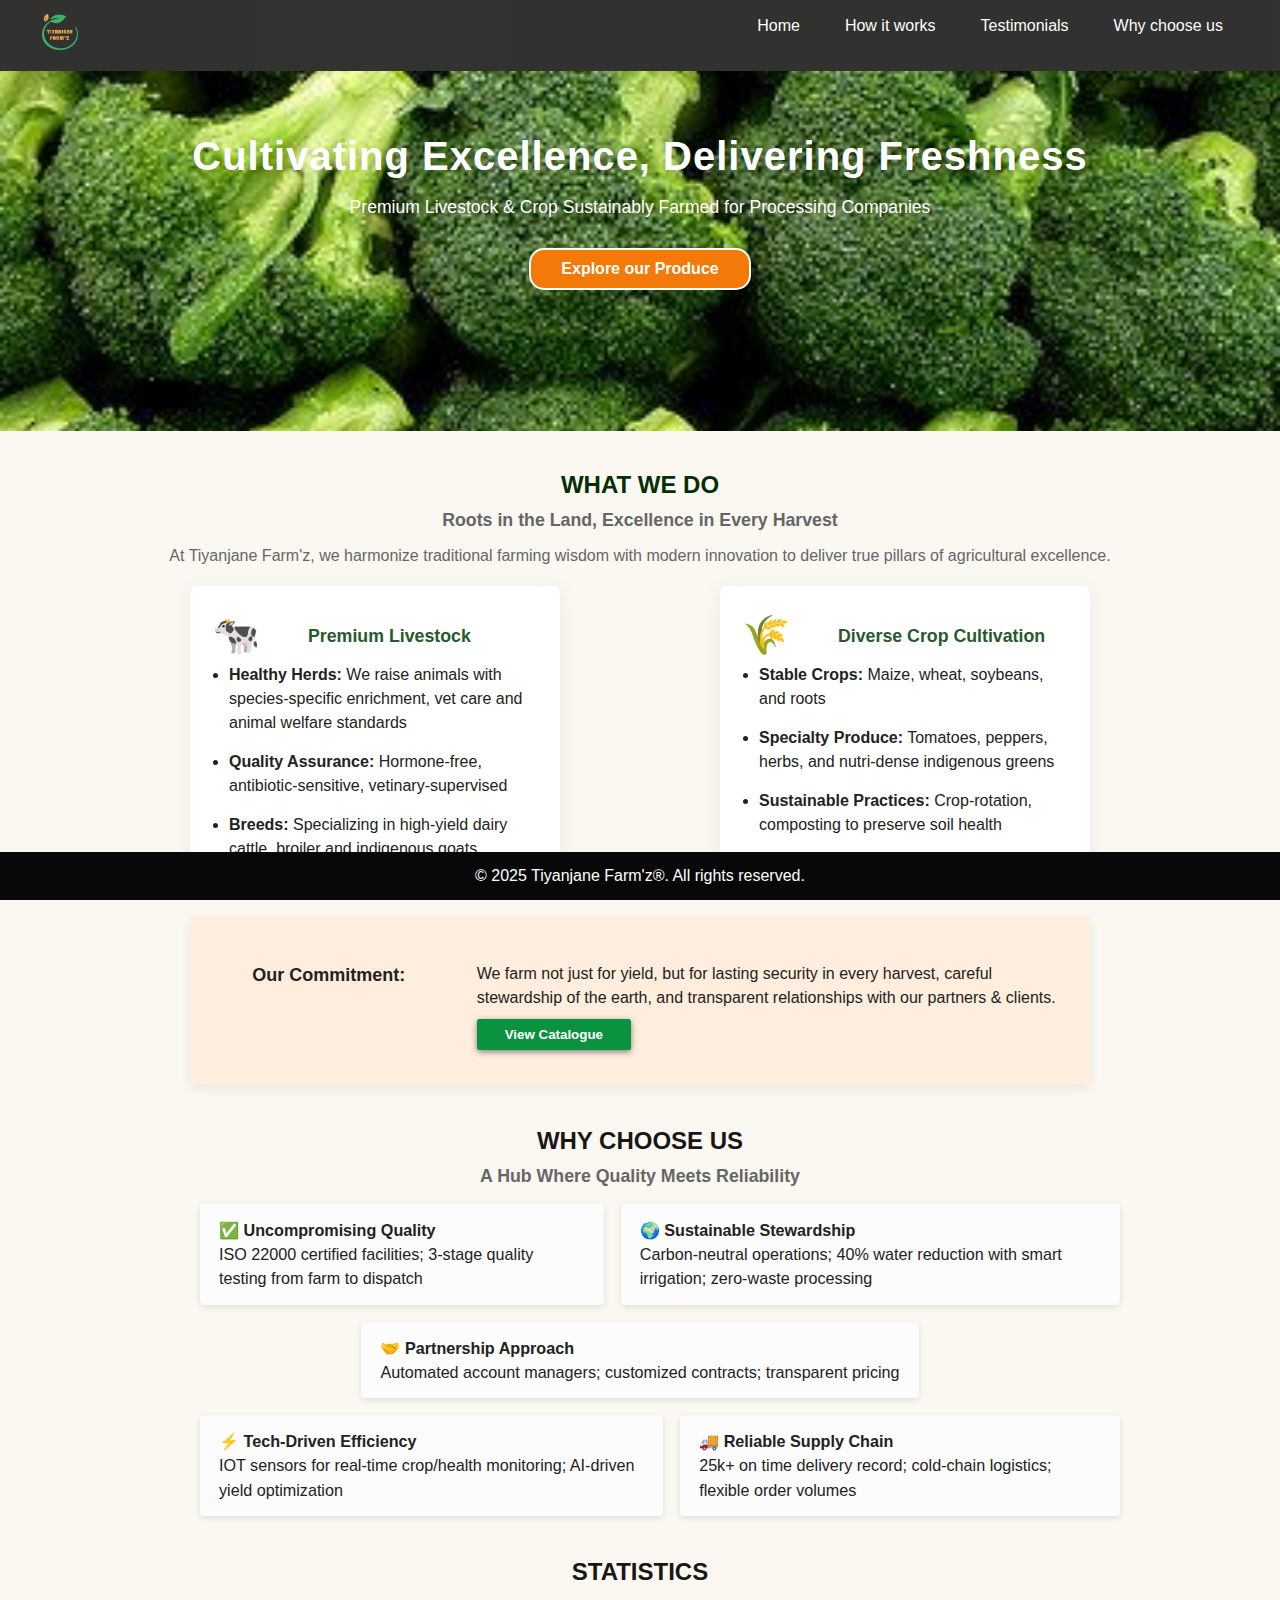
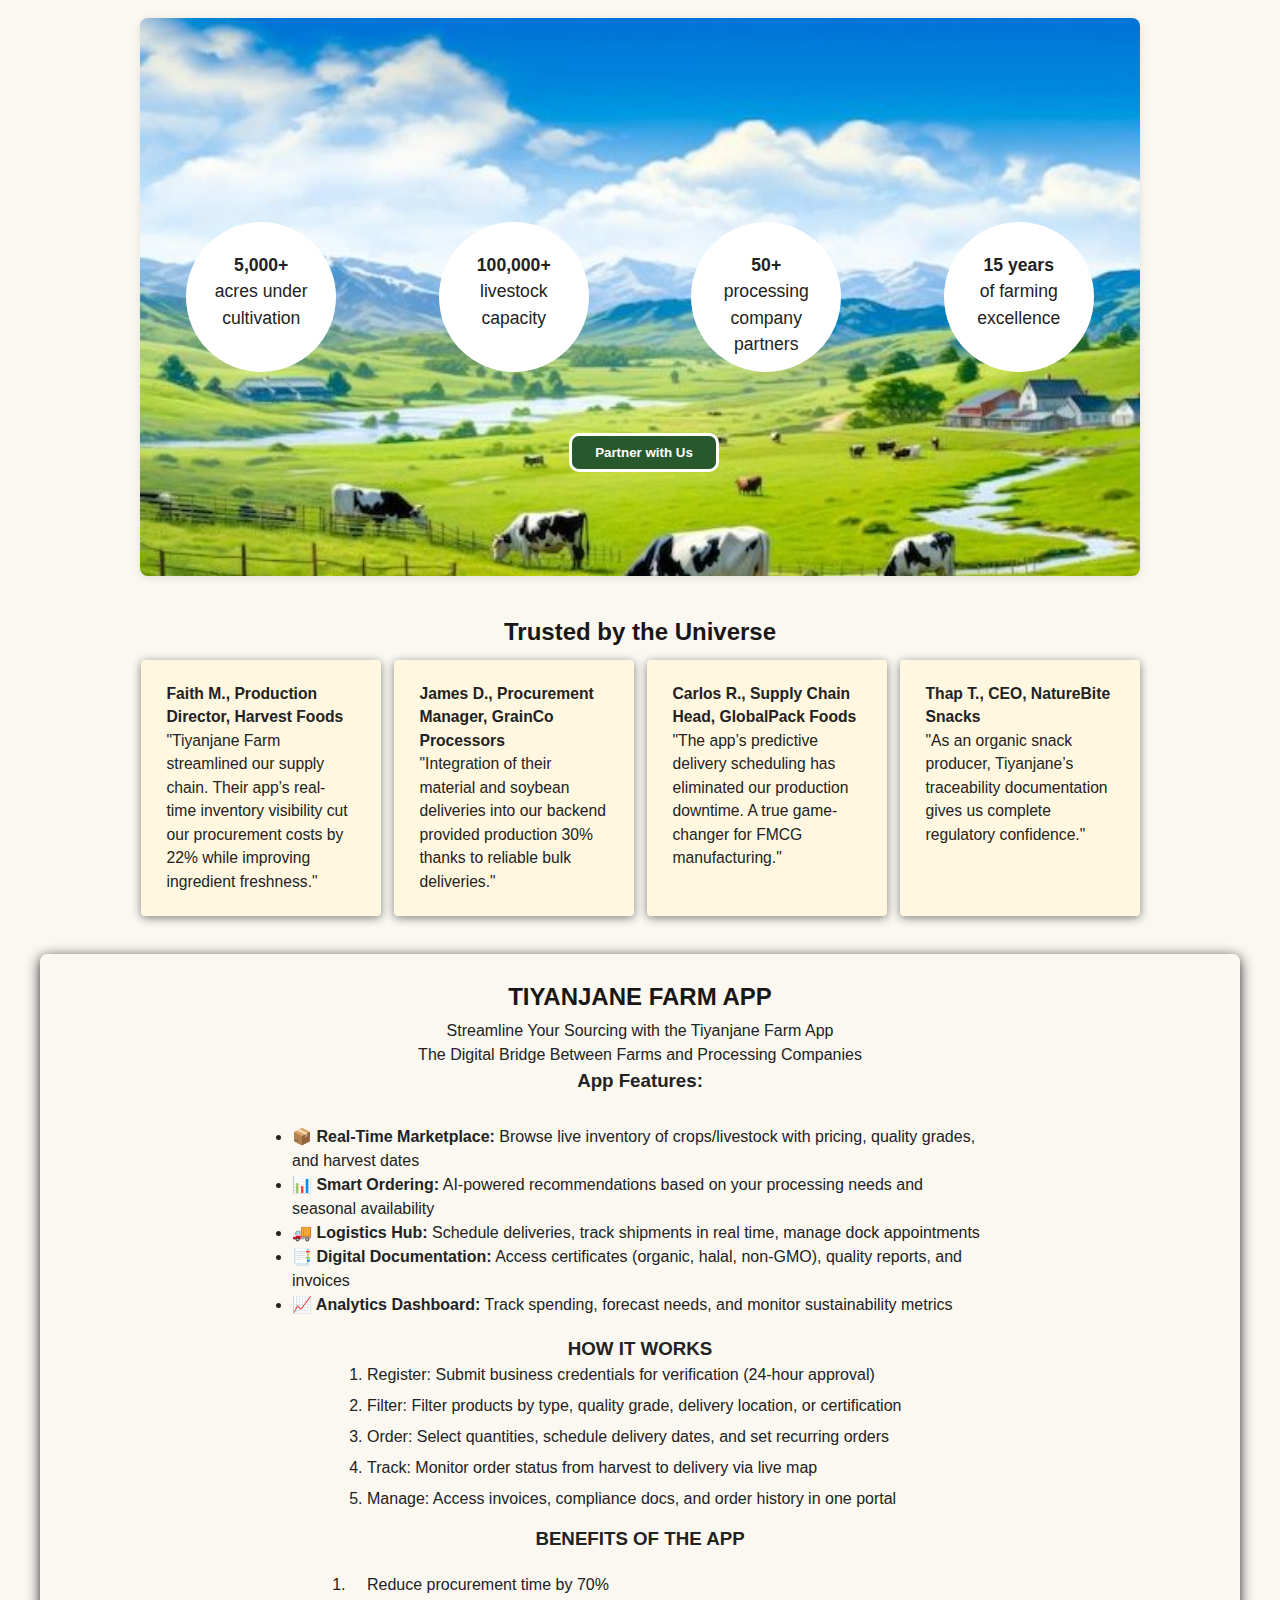
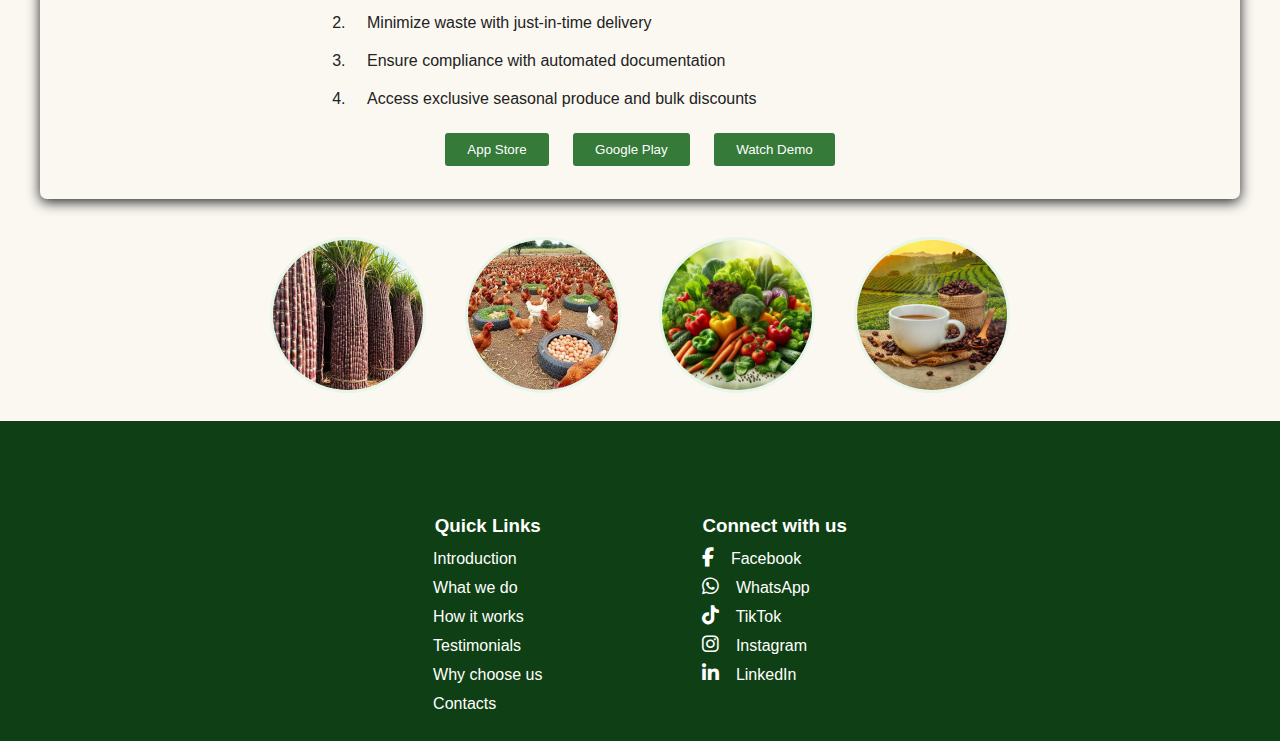
<file: index.html>
<!DOCTYPE html>
<html lang="en">
<head>
  <meta charset="UTF-8">
  <title>Tiyanjane Farm</title>
  <meta name="viewport" content="width=device-width, initial-scale=1.0">
  <link rel="stylesheet" href="style.css">
  <link rel="stylesheet" href="https://cdnjs.cloudflare.com/ajax/libs/font-awesome/6.4.0/css/all.min.css" />

</head>
<body>
    <div class="navbar">
  <div class="logo">
    <img src="images/image 1409.png" alt="Tiyanjane Farm Logo">
  </div>
  <nav id="nav-links" class="nav-links">
  <a href="#main-header">Home</a>
  <a href="#how-it-works">How it works</a> 
  <a href="#testimonials">Testimonials</a>
  <a href="#why-choose-us">Why choose us</a>
</nav>

  <button id="menu-toggle" class="menu-toggle" aria-label="Toggle menu">
    &#9776; 
  </button>
</div>

  <header id="main-header">
    <div class="hero">
      <h1>Cultivating Excellence, Delivering Freshness</h1>
      <p>Premium Livestock & Crop Sustainably Farmed for Processing Companies</p>
      <button id="explore-btn" onclick="window.location='signup.html'">Explore our Produce</button>
    </div>
  </header>

  <main>
    <section class="what-we-do" id="what-we-do">
      <h2 style="color: rgb(4, 46, 4);">WHAT WE DO</h2>
      <h3>Roots in the Land, Excellence in Every Harvest</h3>
      <p class="desc">At Tiyanjane Farm'z, we harmonize traditional farming wisdom with modern innovation to deliver true pillars of agricultural excellence.</p>
      <div class="features">
        <div class="feature-card">
          <span class="icon">🐄</span>
          <h4>Premium Livestock</h4>
          <ul>
            <li><strong>Healthy Herds:</strong> We raise animals with species-specific enrichment, vet care and animal welfare standards</li>
            <li><strong>Quality Assurance:</strong> Hormone-free, antibiotic-sensitive, vetinary-supervised</li>
            <li><strong>Breeds:</strong> Specializing in high-yield dairy cattle, broiler and indigenous goats</li>
          </ul>
        </div>
        <div class="feature-card">
          <span class="icon">🌾</span>
          <h4>Diverse Crop Cultivation</h4>
          <ul>
            <li><strong>Stable Crops:</strong> Maize, wheat, soybeans, and roots</li>
            <li><strong>Specialty Produce:</strong> Tomatoes, peppers, herbs, and nutri-dense indigenous greens</li>
            <li><strong>Sustainable Practices:</strong> Crop-rotation, composting to preserve soil health</li>
          </ul>
        </div>
      </div>
      <div class="commitment">
        <div class="commitment-head">
            <h>Our Commitment:</h>
        </div>
        <div class="commitment-text">
           <p>We farm not just for yield, but for lasting security in every harvest, careful stewardship of the earth, and transparent relationships with our partners & clients.</p>
           <button>View Catalogue</button>
        </div>
      </div>
    </section>
    <section class="why-choose-us" id="why-choose-us">
      <h2>WHY CHOOSE US</h2>
      <h3>A Hub Where Quality Meets Reliability</h3>
      <div class="reasons-grid">
        <div class="reasons-grid-one">
            <div class="reason"><strong>✅ Uncompromising Quality</strong><br>ISO 22000 certified facilities; 3-stage quality testing from farm to dispatch</div>
            <div class="reason"><strong>🌍  Sustainable Stewardship</strong><br>Carbon-neutral operations; 40% water reduction with smart irrigation; zero-waste processing</div>
        </div>
            <div class="reason"><strong>🤝 Partnership Approach</strong><br>Automated account managers; customized contracts; transparent pricing</div>
        <div class="reasons-grid-two">
            <div class="reason"><strong>⚡ Tech-Driven Efficiency</strong><br>IOT sensors for real-time crop/health monitoring; AI-driven yield optimization</div>
            <div class="reason"><strong>🚚 Reliable Supply Chain</strong><br>25k+ on time delivery record; cold-chain logistics; flexible order volumes</div>
        </div>
    </div>
    </section>
    <section class="statistics">
      <h2>STATISTICS</h2>
      <div class="stats-row">
        <div>
          <strong>5,000+</strong><br>acres under <br> cultivation
        </div>
        <div>
          <strong>100,000+</strong><br>livestock <br> capacity
        </div>
        <div>
          <strong>50+</strong><br>processing <br> company <br> partners
        </div>
        <div>
          <strong>15 years</strong><br>of farming <br> excellence
        </div>
      </div>
      <div class="statistics-button">
          <button>Partner with Us</button>
        </div>
    </section>
    <section class="testimonials" id="testimonials">
      <h2>Trusted by the Universe</h2>
      <div class="testimonial-row">
        <div class="testimonial-card">
          <strong>Faith M., Production Director, Harvest Foods</strong>
          <p>"Tiyanjane Farm streamlined our supply chain. Their app’s real-time inventory visibility cut our procurement costs by 22% while improving ingredient freshness."</p>
        </div>
        <div class="testimonial-card">
          <strong>James D., Procurement Manager, GrainCo Processors</strong>
          <p>"Integration of their material and soybean deliveries into our backend provided production 30% thanks to reliable bulk deliveries."</p>
        </div>
        <div class="testimonial-card">
          <strong>Carlos R., Supply Chain Head, GlobalPack Foods</strong>
          <p>"The app’s predictive delivery scheduling has eliminated our production downtime. A true game-changer for FMCG manufacturing."</p>
        </div>
        <div class="testimonial-card">
          <strong>Thap T., CEO, NatureBite Snacks</strong>
          <p>"As an organic snack producer, Tiyanjane’s traceability documentation gives us complete regulatory confidence."</p>
        </div>
      </div>
    </section>
    <section class="app-section">
      <h2>TIYANJANE FARM APP </h2>
      <p>Streamline Your Sourcing with the Tiyanjane Farm App<br>The Digital Bridge Between Farms and Processing Companies</p>
      <h3>App Features:</h3>
      <ul class="features-list">
        <li><strong>📦 Real-Time Marketplace:</strong> Browse live inventory of crops/livestock with pricing, quality grades, and harvest dates</li>
        <li><strong>📊 Smart Ordering:</strong> AI-powered recommendations based on your processing needs and seasonal availability</li>
        <li><strong>🚚 Logistics Hub:</strong> Schedule deliveries, track shipments in real time, manage dock appointments</li>
        <li><strong>📑 Digital Documentation:</strong> Access certificates (organic, halal, non-GMO), quality reports, and invoices</li>
        <li><strong>📈 Analytics Dashboard:</strong> Track spending, forecast needs, and monitor sustainability metrics</li>
      </ul>
      <h3>HOW IT WORKS</h3>
      <ol class="how-it-works" id="how-it-works">
        <li>Register: Submit business credentials for verification (24-hour approval)</li>
        <li>Filter: Filter products by type, quality grade, delivery location, or certification</li>
        <li>Order: Select quantities, schedule delivery dates, and set recurring orders</li>
        <li>Track: Monitor order status from harvest to delivery via live map</li>
        <li>Manage: Access invoices, compliance docs, and order history in one portal</li>
      </ol>
      <h3>BENEFITS OF THE APP</h3>
      <ol class="benefits">
        <li>Reduce procurement time by 70%</li>
        <li>Minimize waste with just-in-time delivery</li>
        <li>Ensure compliance with automated documentation</li>
        <li>Access exclusive seasonal produce and bulk discounts</li>
      </ol>
      <div class="app-buttons">
        <button>App Store</button>
        <button>Google Play</button>
        <button>Watch Demo</button>
      </div>
    </section>
    <section class="gallery">
      <img src="images/15c68e9dbe66fad1d748745d78856488.jpg" alt="Gallery 1">
      <img src="images/images.jpeg" alt="Gallery 2">
      <img src="images/c32827c79d12f434de18cdf3dc8cdf89.jpg" alt="Gallery 3">
      <img src="images/c7786e708d059429c0c5a3f5d18dfe5f.jpg" alt="Gallery 4">
    </section>
  </main>

  <footer>
    <img src="images/image 1409.png" id="footer-logo">
    <div class="footer-links">
    <div class="quick-links">
  <h4>Quick Links</h4>
  <ul>
    <li><a href="#main-header">Introduction</a></li>
    <li><a href="#what-we-do">What we do</a></li>
    <li><a href="#how-it-works">How it works</a> </li>
    <li><a href="#testimonials">Testimonials</a></li>
    <li><a href="#why-choose-us">Why choose us</a></li>
    <li><a href="#contacts">Contacts</a></li>
  </ul>
</div>
     <div class="social-links">
  <h4>Connect with us</h4>
  <ul>
    <li><a href="https://www.facebook.com" target="_blank" rel="noopener"><i class="fab fa-facebook-f"></i> Facebook</a></li>
    <li><a href="https://wa.me/1234567890" target="_blank" rel="noopener"><i class="fab fa-whatsapp"></i> WhatsApp</a></li>
    <li><a href="https://www.tiktok.com" target="_blank" rel="noopener"><i class="fab fa-tiktok"></i> TikTok</a></li>
    <li><a href="https://www.instagram.com" target="_blank" rel="noopener"><i class="fab fa-instagram"></i> Instagram</a></li>
    <li><a href="https://www.linkedin.com" target="_blank" rel="noopener"><i class="fab fa-linkedin-in"></i> LinkedIn</a></li>
  </ul>
</div>

    </div>
  </footer>
 <p class="copyright">© 2025 Tiyanjane Farm'z®. All rights reserved.</p>
  <script>

const header = document.getElementById('main-header');
const images = [
  'images/9804db304bacb2578aa62efc9fd273b2.jpg',
  'images/c32827c79d12f434de18cdf3dc8cdf89.jpg',
  'images/a641b025a560e236a2caa471d1557b49.jpg',
  'images/d895858e4b15497a167561541e2dbbe3.jpg',
  'images/c7786e708d059429c0c5a3f5d18dfe5f.jpg',
  'images/dc1f111ee5a76812a2c2e0f125b864e9.jpg'
];

let index = 0;

function changeBackground() {
  header.style.background = `url('${images[index]}') no-repeat center center/cover`;
  index = (index + 1) % images.length;
}

changeBackground();

setInterval(changeBackground, 5000);

  const exploreBtn = document.getElementById('explore-btn');
  const btnColors = [
    { background: '#f37908', color: '#fff' },  
    { background: '#191616', color: '#fddb00' },  
    { background: '#054b0c', color: '#edf7ee' },  
    { background: '#fff', color: '#f37908' }    
  ];

  let colorIndex = 0;

  function changeBtnColor() {
    exploreBtn.style.background = btnColors[colorIndex].background;
    exploreBtn.style.color = btnColors[colorIndex].color;
    colorIndex = (colorIndex + 1) % btnColors.length;
  }

  changeBtnColor();
  setInterval(changeBtnColor, 5000);

  exploreBtn.addEventListener('click', () => {
  exploreBtn.style.background = 'blue';
  exploreBtn.style.color = '#fff';

  // Resume color cycling after 2 seconds
  setTimeout(() => {
    changeBtnColor();
  }, 2000);
});

  
  const menuToggle = document.getElementById('menu-toggle');
  const navLinks = document.getElementById('nav-links');

  menuToggle.addEventListener('click', () => {
    navLinks.classList.toggle('show');
  });

</script>
</body>
</html>
</file>
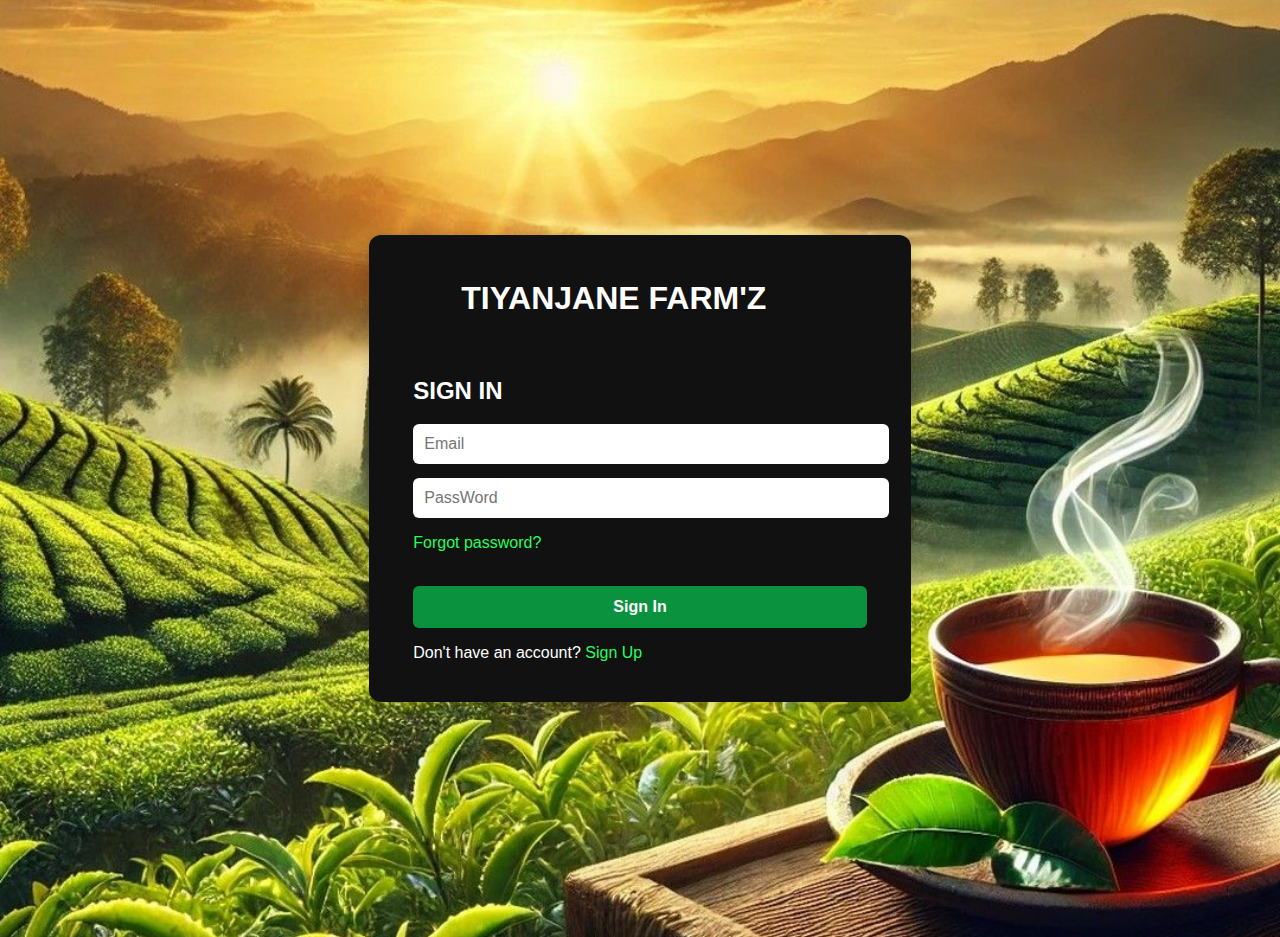
<file: login.html>
<!DOCTYPE html>
<html lang="en">
<head>
  <meta charset="UTF-8">
  <title>Login - Tiyanjane Farm'z</title>
  <meta name="viewport" content="width=device-width, initial-scale=1.0">
  <link rel="stylesheet" href="styles.css">
</head>
<body>
  <div class="auth-container">
    <form id="login-form" action="index.html" method="get">
      <h1>TIYANJANE FARM'Z</h1><br>
      <h2>SIGN IN</h2>
      <input type="email" placeholder="Email" required>
      <input type="password" placeholder="PassWord" required>
      <p><a href="#">Forgot password?</a></p>
      <button type="submit">Sign In</button>
      <p>Don't have an account? <a href="signup.html">Sign Up</a></p>
    </form>
  </div>
</body>
</html>
</file>
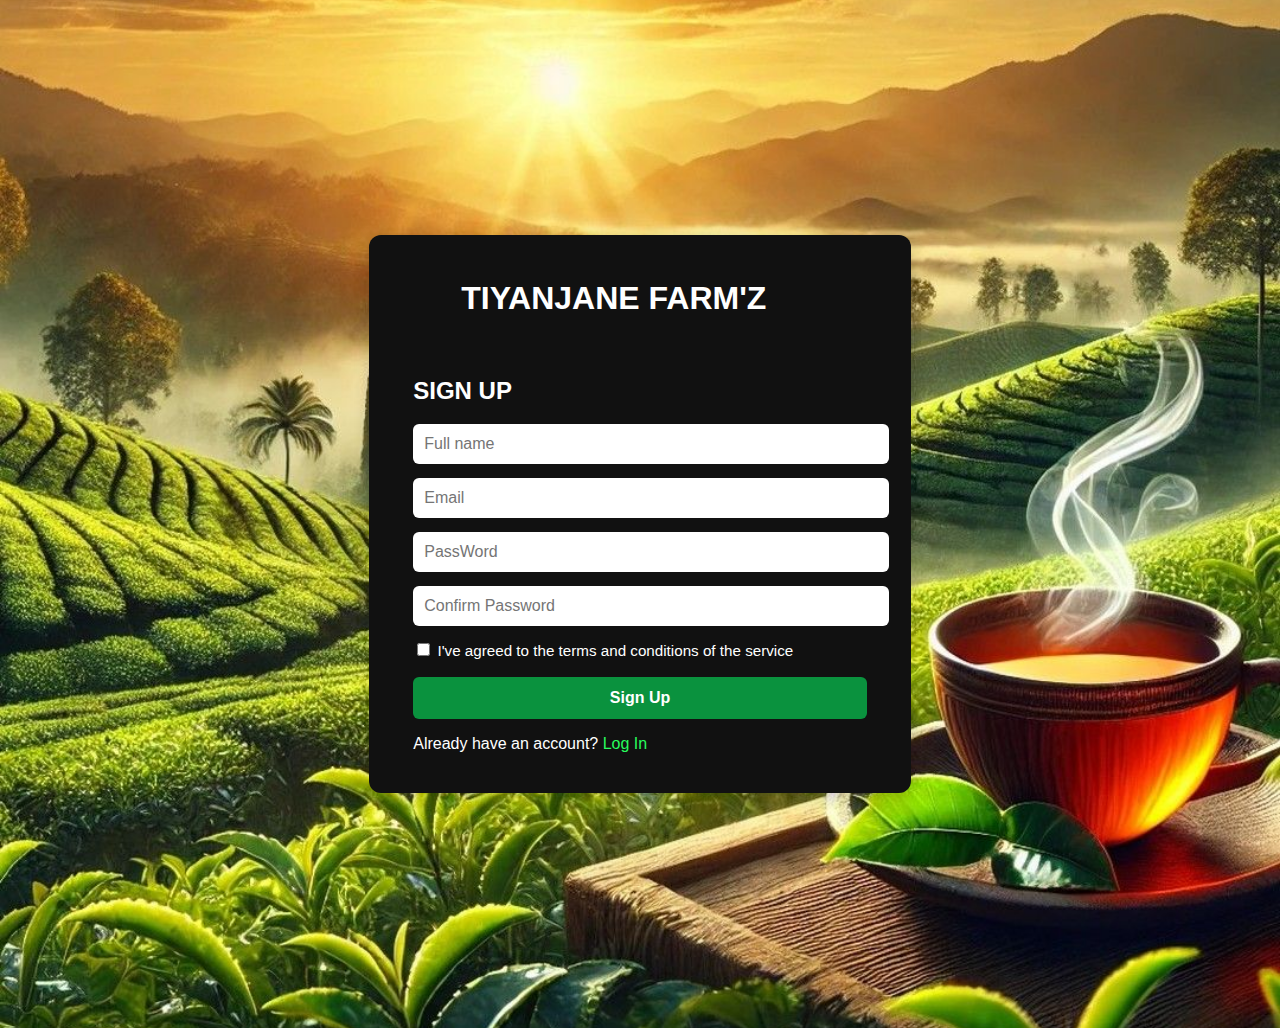
<file: signup.html>
<!DOCTYPE html>
<html lang="en">
<head>
  <meta charset="UTF-8">
  <title>Sign Up - Tiyanjane Farm'z</title>
  <meta name="viewport" content="width=device-width, initial-scale=1.0">
  <link rel="stylesheet" href="styles.css">
</head>
<body>
  <div class="auth-container">
    <form id="signup-form" action="login.html" method="get">
      <h1>TIYANJANE FARM'Z</h1><br>
      <h2>SIGN UP</h2>
      <input type="text" placeholder="Full name" required>
      <input type="email" placeholder="Email" required>
      <input type="password" placeholder="PassWord" required>
      <input type="password" placeholder="Confirm Password" required>
      <label><input type="checkbox" required> I've agreed to the terms and conditions of the service</label>
      <button type="submit">Sign Up</button>
      <p>Already have an account? <a href="login.html">Log In</a></p>
    </form>
  </div>
</body>
</html>
</file>
<file: style.css>
* {
  margin: 0;
  padding: 0;
  box-sizing: border-box;
}
html, body {
  max-width: 100vw;
  overflow-x: hidden;
  font-family: 'Segoe UI', Arial, sans-serif;
  background: #faf8f1;
  color: #222;
  line-height: 1.5;
}
html {
  scroll-behavior: smooth;
}


.navbar {
  display: flex;
  justify-content: space-between; 
  padding: 14px 42px;
  background: black;
  opacity: 0.8;
  position: sticky;
}

.logo img {
  height: 36px;
  width: 36px;
}
#footer-logo{
    height: 56px;
    width: 56px;
    margin-left: -42cm;
}
nav.nav-links {
  display: none;
  flex-direction: column;
  gap: 15px;
  background-color: rgb(8, 8, 8);
  color: white;
  position: relative; 
  top: 56px;
  right: 42px;
  padding: 20px;
  border-radius: 8px;
  width: 180px;
  z-index: 1000;
  box-shadow: 0 4px 12px black;
}

nav.nav-links.show {
  display: flex;
}
nav.nav-links a {
  color: white;
  text-decoration: none;
  font-weight: 500;
  display: block;
  padding: 5px 0;
}
nav.nav-links a:hover {
  color: orange;
}
.menu-toggle {
  display:contents; 
  background: none;
  border: none;
  font-size: 2.5rem;
  color: white;
  cursor: pointer;
  z-index: 1100;
}

@media (min-width: 701px) {
  nav.nav-links {
    display: flex !important;
    position: static;
    flex-direction: row;
    background: none;
    width: auto;
    padding: 0;
    box-shadow: none;
    font-size: 1rem;
  }
  nav.nav-links a {
    padding: 0 15px;
  }
  .menu-toggle {
    display: none;
  }
}

@media (max-width: 700px) {
  .menu-toggle {
    display: block;
  }
}

header {
  color: #fff;
  min-height: 360px;
  display: flex;
  flex-direction: column;
  justify-content: flex-start;
  transition: background-image 0.8s ease-in-out;
}
.hero {
  text-align: center;
  margin: 55px 0 0 0;
}
.hero h1 {
  font-size: 2.5rem;
  font-weight: bold;
  margin-bottom: 8px;
  letter-spacing: 1px;
  text-shadow: 0 2px 10px rgba(0,0,0,0.12);
}
.hero p {
  font-size: 1.1rem;
  margin-bottom: 16px;
  text-shadow: 0 1px 4px rgba(0,0,0,0.08);
}
.hero button {
  padding: 10px 30px;
  background: none;
  font-weight: bold;
  color: orange;
  border: 2px solid white;
  border-radius: 15px;
  margin-top: 12px;
  cursor: pointer;
  font-size: 1rem;
  transition: background 0.5s, color 0.5s;
}
#explore-btn:hover {
  background: #660808;
  color: #edf7ee;
}

main {
  width: 95%;
  max-width: 1200px;
  margin: 0 auto;
  padding-top: 36px;
}
section {
  margin-bottom: 38px;
}
.what-we-do h2,
.why-choose-us h2,
.statistics h2,
.testimonials h2,
.app-section h2 {
  color: #191616;
  font-weight: 700;
  text-align: center;
  margin-bottom: 4px;
}
.what-we-do h3,
.why-choose-us h3 {
  text-align: center;
  color: #666;
  font-size: 1.11rem;
  margin-bottom: 10px;
}
.what-we-do .desc {
  text-align: center;
  color: #666;
  margin-bottom: 18px;
}

.features {
  display: flex;
  gap: 10rem;
  justify-content: center;
  margin-bottom: 28px;
}
.feature-card {
  background: #fff;
  border-radius: 6px;
  box-shadow: 0 3px 18px rgba(104, 97, 97, 0.09);
  flex-basis: 370px;
  padding: 20px 18px 13px 22px;
}
.feature-card .icon {
  font-size: 2.4rem;
  display: block;
}
.feature-card h4 {
  color: #28592d;
  font-size: 1.11rem;
  margin-bottom: 8px;
  position: absolute;
  margin-top: -40px;
  margin-left: 96px;
}
.feature-card ul { list-style: disc; margin-left: 17px; }
.feature-card ul li { margin-bottom: 15px; }

.commitment {
  background: #ffeedd;
  border-radius: 6px;
  padding: 15px;
  margin: 0 auto 2px auto;
  text-align: center;
  max-width: 900px;
  display: flex;
  gap: 4rem;
  box-shadow: 0 3px 13px rgba(0,0,0,0.08);
}
.commitment-head {
  font-weight: bold;
  padding-left: 40px;
  width: 40%;
  padding-top: 30px;
  font-size: large;
}
.commitment-text {
  padding-top: 30px;
  padding-bottom: 20px;
  text-align: left;
}
.commitment button {
  margin-top: 9px;
  background: #0a923e;
  color: #fff;
  border: none;
  padding: 8px 28px;
  border-radius: 2.5px;
  cursor: pointer;
  font-weight: 600;
  box-shadow: 0 2px 6px grey;
}
.commitment button:hover {
  background: orange;
  border-radius: 20px;
}

.why-choose-us .reasons-grid {
  display: flex;
  flex-wrap: wrap;
  gap: 17px;
  justify-content: center;
  margin-top: 14px;
}
.reasons-grid-one, .reasons-grid-two {
  display: flex;
  gap: 17px;
  justify-content: center;
  width: 80%;
  padding-left: 40px;
}
.why-choose-us .reason {
  background: #fcfcfc;
  border-radius: 4px;
  box-shadow: 0 2px 6px rgba(0,0,0,0.11);
  padding: 14px 19px;
  font-size: 1.01rem;
}

.statistics .stats-row {
  display: flex;
  gap: 40px;
  justify-content: space-around;
  align-items: center;
  margin: 28px auto 8px auto;
  max-width: 1000px;
  background-image: url(images/54c0b3b65b9dd459b3558911326a9212.jpg);
  background-repeat: no-repeat;
  background-size: 65rem;
  border-radius: 8px;
  padding: 17% 15px;
  box-shadow: 0 2px 8px rgba(0,0,0,0.10);
}
.statistics .stats-row > div {
  text-align: center;
  padding-top: 30px;
  font-size: 1.1rem;
  min-width: 150px;
  min-height: 150px;
  background-color: white;
  border-radius: 300px;
}
.statistics button {
  background: #28592d;
  color: #fff;
  border: solid white;
  border-radius: 10px;
  padding: 9px 23px;
  font-weight: 600;
  cursor: pointer;
  position: absolute;
  margin-top: -4cm;
  margin-left: 14cm;
}
.statistics button:hover {
  background: green;
}

.testimonials .testimonial-row {
  display: flex;
  gap: 13px;
  flex-wrap: wrap;
  justify-content: center;
}
.testimonial-card {
  background: #fff7df;
  border-radius: 4px;
  box-shadow: 0 2px 10px gray;
  padding: 22px 26px;
  min-width: 240px;
  max-width: 20%;
  font-size: 0.98rem;
  margin-top: 6px;
}

.app-section {
  border-radius: 7px;
  box-shadow: 0 3px 13px;
  padding: 25px 20px;
  text-align: center;
}
.app-section .features-list {
  text-align: left;
  max-width: 60%;
  padding-top: 30px;
  margin: 0 auto 18px auto;
}
.app-section .benefits {
  margin-bottom: 6px;
  justify-content: center;
  padding-top: 20px;
}
.app-section .app-buttons button {
  margin: 8px 10px;
  padding: 9px 22px;
  background: #357a38;
  color: #fff;
  border: none;
  border-radius: 3px;
  font-weight: 500;
  cursor: pointer;
}
.app-section .app-buttons button:hover {
  background: #28592d;
}
.app-section .benefits li,
.app-section .how-it-works {
  text-align: left;
  max-width: 50%;
  margin: 0 auto 14px auto;
  padding-left: 17px;
}
.app-section .how-it-works li {
  margin-bottom: 7px;
}

.gallery {
  display: flex;
  justify-content: space-between;
  gap: 16px;
  max-width: 740px;
  margin: 28px auto;
}
.gallery img {
  background: #fff;
  border-radius: 50%;
  width: 156px;
  height: 156px;
  object-fit: cover;
  border: 3.7px solid #e8f5e9;
}

footer {
  background: #0f3f14;
  color: #fff;
  padding: 28px 0 10px 0;
  text-align: center;
}
.footer-links {
  display: flex;
  justify-content: center;
  gap: 10rem;
  margin-bottom: 10px;
}
.quick-links ul,
.social-links ul {
  list-style: none;
  text-align: left;
  margin: 3px 0;
}
.quick-links li, .social-links li {
  margin-bottom: 5px;
  font-size: 1rem;
}
.quick-links a {
  text-decoration: none;
  color: inherit; 
}

.quick-links a:hover {
  text-decoration: underline;
}

footer h4 {
  font-size: 1.17rem;
  margin-bottom: 7px;
}

.copyright {
  position: fixed;
  bottom: 0;
  width: 100%;
  color: white;
  background-color: #080808;
  padding: 12px 0;
  text-align: center;
  z-index: 1500;
}
.social-links ul {
  list-style: none;
  padding: 0;
  column-gap: 20px;
  row-gap: 20px;
  gap: 15px;
  align-items: center;
}

.social-links li a {
  color: white;
  text-decoration: none;
  font-size: 1rem;
  align-items: center;
  gap: 6px;
}

.social-links li a i {
  font-size: 1.2rem;
  color: #fff;
  margin-right: 12px;
}

.social-links li a:hover i {
  color: orange;
}


@media (max-width: 1000px) {
  .features,
  .statistics .stats-row,
  .testimonials .testimonial-row,
  .gallery {
    flex-direction: column;
    align-items: center;
    gap: 2rem;
  }

  .navbar {
    flex-direction: column;
    padding: 14px 20px;
    gap: 12px;
    position: sticky;
  }

  nav {
    display: flex;
    flex-direction: column;
    gap: 12px;
    width: 100%;
    align-items: center;
  }

  nav a {
    margin-right: 0;
    font-size: 1.15rem;
  }

  header {
    min-height: 240px;
    position: sticky;
  }
  .hero h1 {
    font-size: 1.7rem;
    margin-top: 20px;
  }
  .hero p {
    font-size: 1rem;
  }
  
  .features {
    gap: 2rem;
  }
  .feature-card {
    flex-basis: 90%;
    max-width: 400px;
    position: static;
    margin: 0 auto;
  }
  .feature-card h4 {
    position: static;
    margin-top: 12px;
    margin-left: 0;
  }
  .commitment {
    flex-direction: column;
    gap: 1.5rem;
    padding: 15px 10px;
    max-width: 90%;
  }
  .commitment-head,
  .commitment-text {
    width: 100%;
    padding-left: 0;
    text-align: center;
  }
  .statistics .stats-row > div {
    margin: 1rem auto;
    min-width: 140px;
    min-height: 140px;
  }
  .statistics {
    padding: 15% 10px;
    background-size: contain;
    max-width: 100%;
  }
  .statistics button {
    position: static;
    margin: 20px auto 0 auto;
    display: block;
  }
  .testimonial-card {
    max-width: 90%;
    margin: 10px auto;
  }
  .app-section .features-list,
  .app-section .how-it-works {
    max-width: 95%;
    padding: 0 10px;
  }
  .gallery img {
    width: 120px;
    height: 120px;
  }
  .footer-links {
    flex-direction: column;
    gap: 20px;
    padding: 0 10px;
  }
  main {
    width: 95%;
  }
}

@media (max-width: 480px) {
  .hero h1 {
    font-size: 1.3rem;
    margin-top: 14px;
  }
  .hero p {
    font-size: 0.9rem;
  }
  nav a {
    font-size: 1rem;
    position: sticky;
  }
 .navbar {
  position: fixed;
  top: 0;
  width: 100%;
  z-index: 10000;
  background: black;
}
main {
  padding-top: 70px;
}

  .logo{
    position: absolute;
  }
    #menu-toggle{
    position: absolute;
    margin-left: 8cm;
    position: sticky;
  }
  .feature-card {
    padding: 12px 10px;
  }
  .commitment button {
    padding: 8px 16px;
  }
  .reasons-grid-one{
    display: flow-root;
  }
  .reasons-grid-two{
    display: flow-root;
  }
  .reason{
    margin-top: 20px;
    max-width: 6cm;
  }
  .app-section .app-buttons button {
    margin: 6px 6px;
    padding: 8px 14px;
    font-size: 0.9rem;
  }
  .statistics .stats-row > div {
    min-width: 110px;
    min-height: 110px;
    font-size: 0.95rem;
  }
  .footer-links{
    align-items: center;
  }
  .social-links{
    align-items: center;
  }
  .copyright{
    max-width: 100%;
    min-width: 100%;
  }
}
</file>
<file: styles.css>
html, body {
  background: url('images/dc1f111ee5a76812a2c2e0f125b864e9.jpg') no-repeat center center fixed;
  background-size: cover;
  overflow: hidden;
  max-width: 100vw;
}
h1{
    margin-left: 3rem;
}
.auth-container {
  max-width: 12cm;
  margin: 6cm auto;
  background: #111;
  border-radius: 12px;
  box-shadow: 0 3px 16px rgba(0,0,0,0.18);
  padding: 24px 44px;
  color: #fff;
  font-family: 'Segoe UI', Arial, sans-serif;
}
.auth-container input[type="text"],
.auth-container input[type="email"],
.auth-container input[type="password"] {
  display: block;
  width: 100%;
  padding: 11px;
  margin: 14px 0;
  border: none;
  border-radius: 6px;
  font-size: 1rem;
}
.auth-container button {
  width: 100%;
  background: #0a923e;
  color: #fff;
  padding: 12px 0;
  border: none;
  border-radius: 6px;
  font-weight: bold;
  margin-top: 18px;
  cursor: pointer;
  font-size: 1rem;
}
.auth-container button:hover{
    background-color: orange;
}
.auth-container a {
  color: #28fd5d;
  text-decoration: none;
}
.auth-container a:hover {
  color: orange;
}
.auth-container label {
  font-size: 0.95em;
  margin-top: 10px;
  display: block;
}

@media (max-width: 400px) {
  .auth-container {
    padding: 18px 8px;
    margin: 22px auto;
  }
  .auth-container input[type="text"],
.auth-container input[type="email"],
.auth-container input[type="password"]{
  width: 92%;
}
}
</file>
